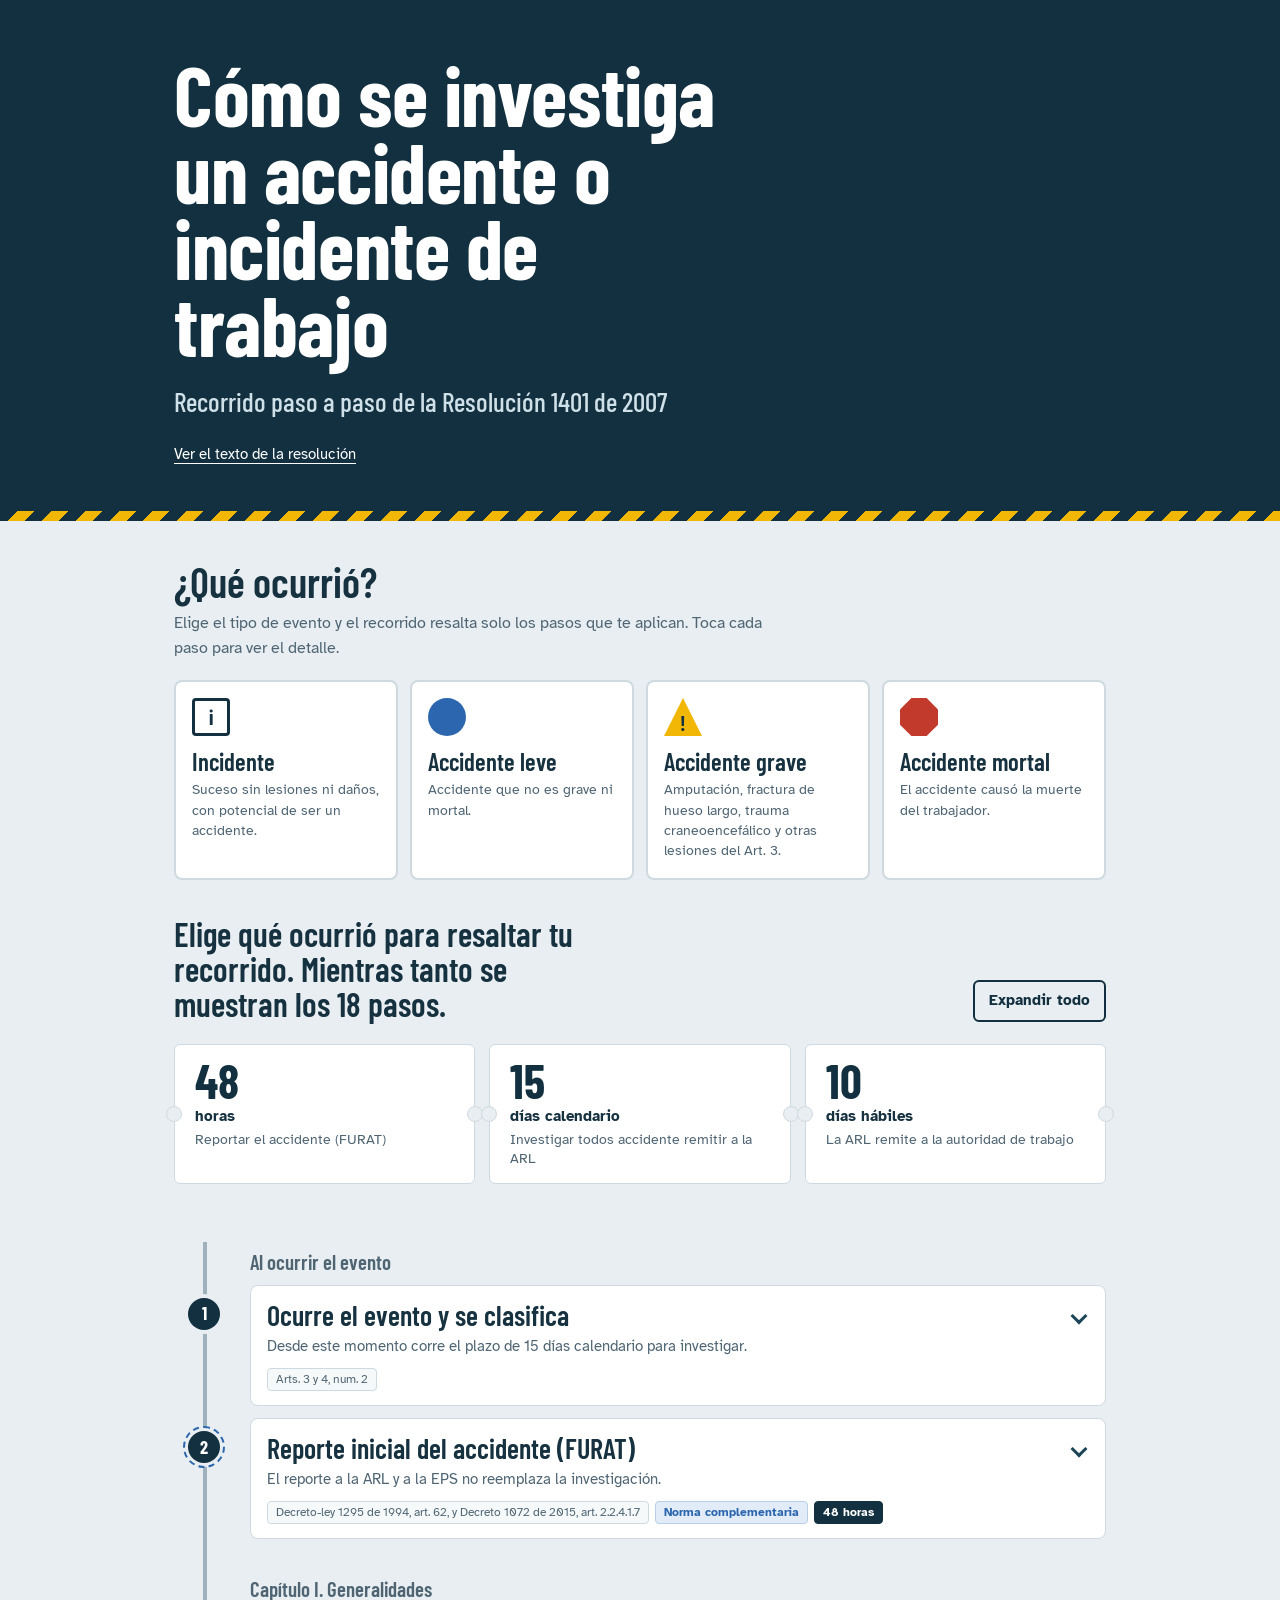
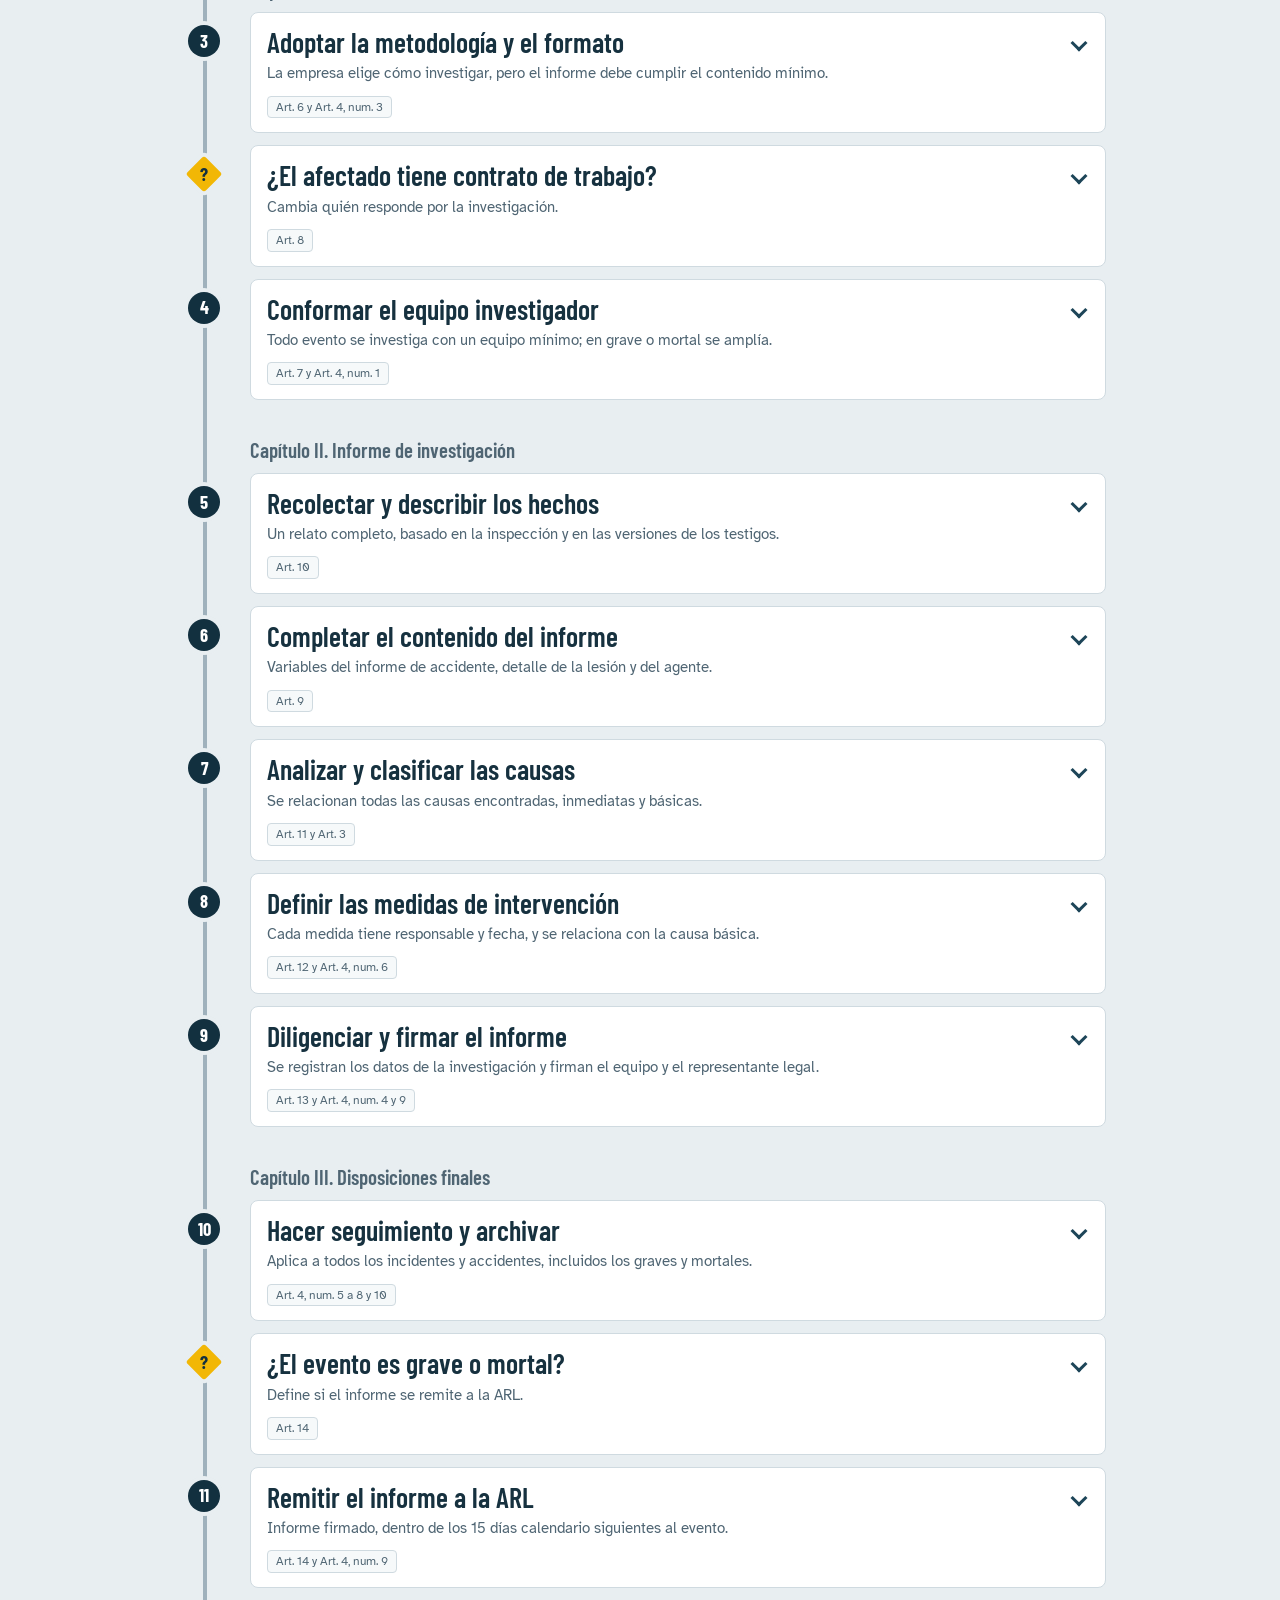
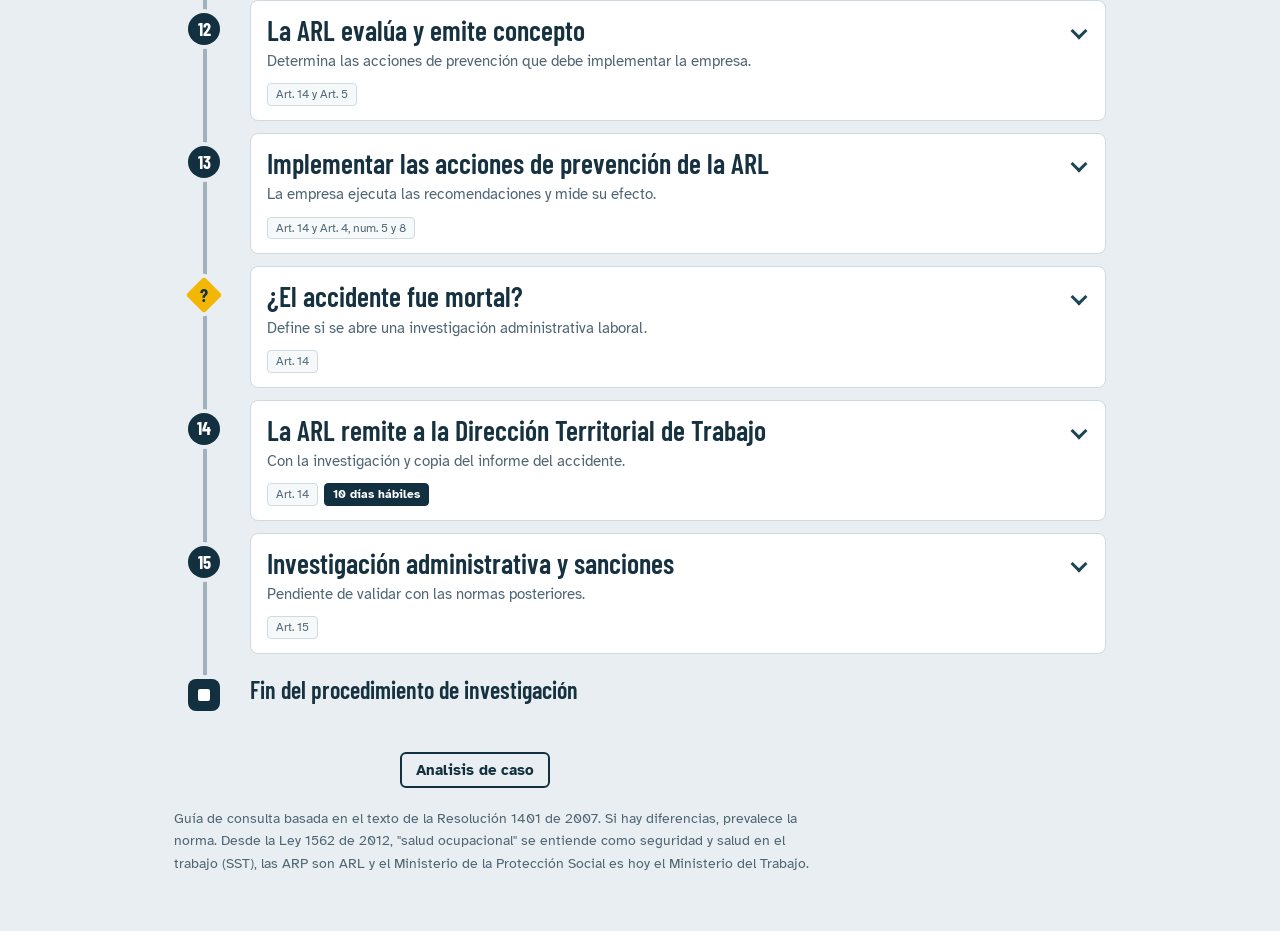
<file: index.html>
<!DOCTYPE html>
<html lang="es">
<head>
  <meta charset="utf-8">
  <meta name="viewport" content="width=device-width, initial-scale=1">
  <title>Investigación de accidentes de trabajo | Resolución 1401 de 2007</title>
  <meta name="description" content="Flujograma interactivo de la Resolución 1401 de 2007 sobre la investigación de incidentes y accidentes de trabajo en Colombia.">
  <link rel="preconnect" href="https://fonts.googleapis.com">
  <link rel="preconnect" href="https://fonts.gstatic.com" crossorigin>
  <link href="https://fonts.googleapis.com/css2?family=Atkinson+Hyperlegible:wght@400;700&family=Barlow+Condensed:wght@500;600;700&display=swap" rel="stylesheet">
  <link rel="stylesheet" href="styles.css">
</head>
<body>
  <a class="saltar" href="#ruta">Ir al recorrido</a>

  <header class="cabecera">
    <div class="cabecera-in">
      <h1 id="titulo">Investigación de accidentes de trabajo</h1>
      <p class="lead" id="subtitulo">Resolución 1401 de 2007</p>
      <a class="fuente" id="fuente" href="https://safetya.co/normatividad/resolucion-1401-de-2007/" target="_blank" rel="noopener">Ver el texto de la resolución</a>
    </div>
    <div class="franja" aria-hidden="true"></div>
  </header>

  <main class="pagina">
    <section class="seleccion" aria-labelledby="t-sel">
      <h2 id="t-sel">¿Qué ocurrió?</h2>
      <p class="ayuda">Elige el tipo de evento y el recorrido resalta solo los pasos que te aplican. Toca cada paso para ver el detalle.</p>
      <fieldset class="eventos" id="eventos">
        <legend class="sr-only">Tipo de evento</legend>
      </fieldset>
    </section>

    <section class="panel-resumen" aria-label="Resumen del recorrido">
      <div class="resumen-fila">
        <p class="resumen" id="resumen" aria-live="polite"></p>
        <div class="acciones">
          <label class="solo" id="solo-wrap" hidden>
            <input type="checkbox" id="solo">
            <span>Mostrar solo los pasos que aplican</span>
          </label>
          <button type="button" class="boton" id="limpiar" hidden>Ver todos los pasos</button>
          <button type="button" class="boton" id="expandir">Expandir todo</button>
        </div>
      </div>
      <div class="plazos" id="plazos" role="list" aria-label="Plazos del procedimiento"></div>
    </section>

    <div class="error" id="error" role="alert" hidden></div>

    <section aria-label="Recorrido paso a paso">
      <ol class="ruta" id="ruta"></ol>
    </section>
  </main>

  <a href="caso.html" type="button" class="boton" id="continuar">Analisis de caso</a>

  <footer class="pie">
    <p id="pie"></p>
  </footer>

  <script src="app.js"></script>
</body>
</html>
</file>
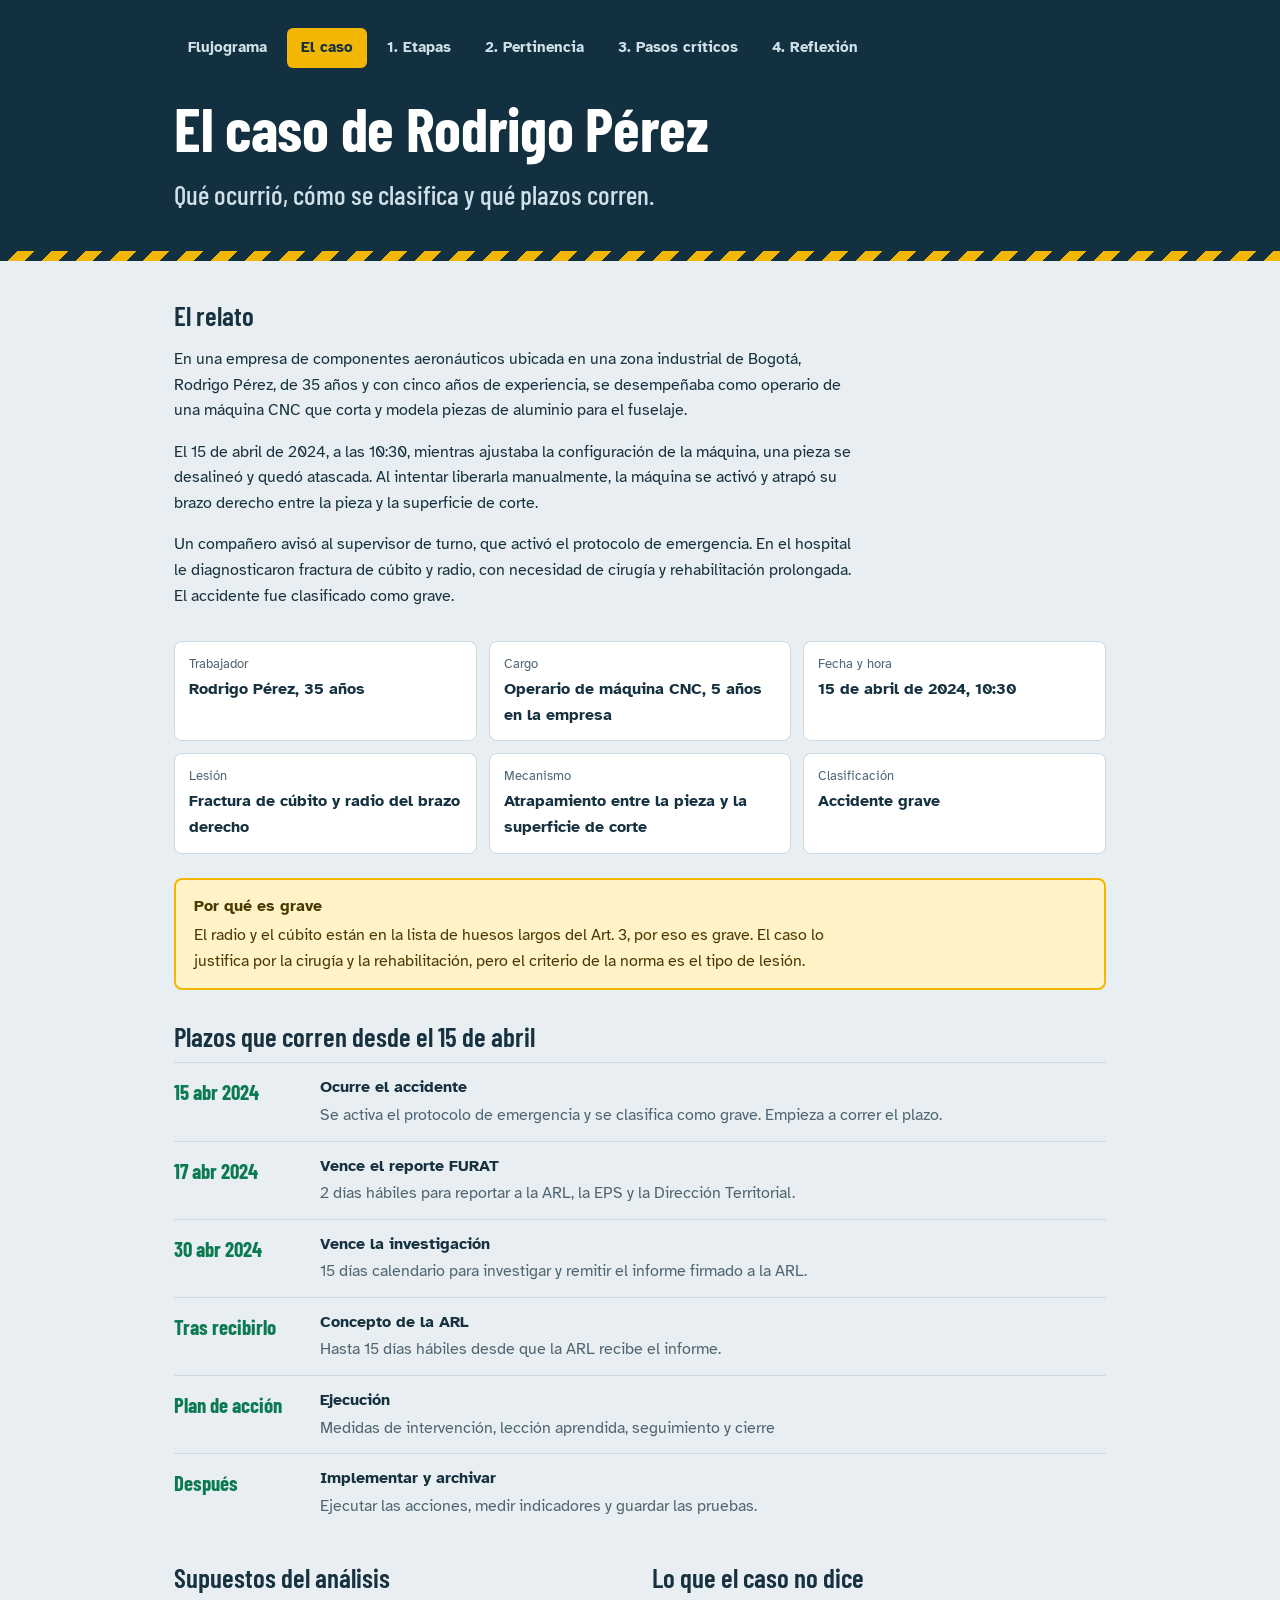
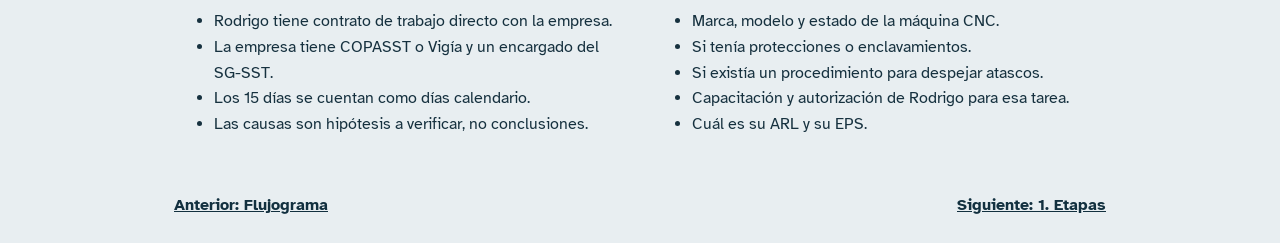
<file: caso.html>
<!DOCTYPE html>
<html lang="es">
<head>
  <meta charset="utf-8">
  <meta name="viewport" content="width=device-width, initial-scale=1">
  <title>El caso | Resolución 1401 de 2007</title>
  <link rel="preconnect" href="https://fonts.googleapis.com">
  <link rel="preconnect" href="https://fonts.gstatic.com" crossorigin>
  <link href="https://fonts.googleapis.com/css2?family=Atkinson+Hyperlegible:wght@400;700&family=Barlow+Condensed:wght@500;600;700&display=swap" rel="stylesheet">
  <link rel="stylesheet" href="styles.css">
  <link rel="stylesheet" href="caso.css">
</head>
<body data-vista="caso">
  <div id="app"></div>
  <script src="caso.js"></script>
</body>
</html>
</file>
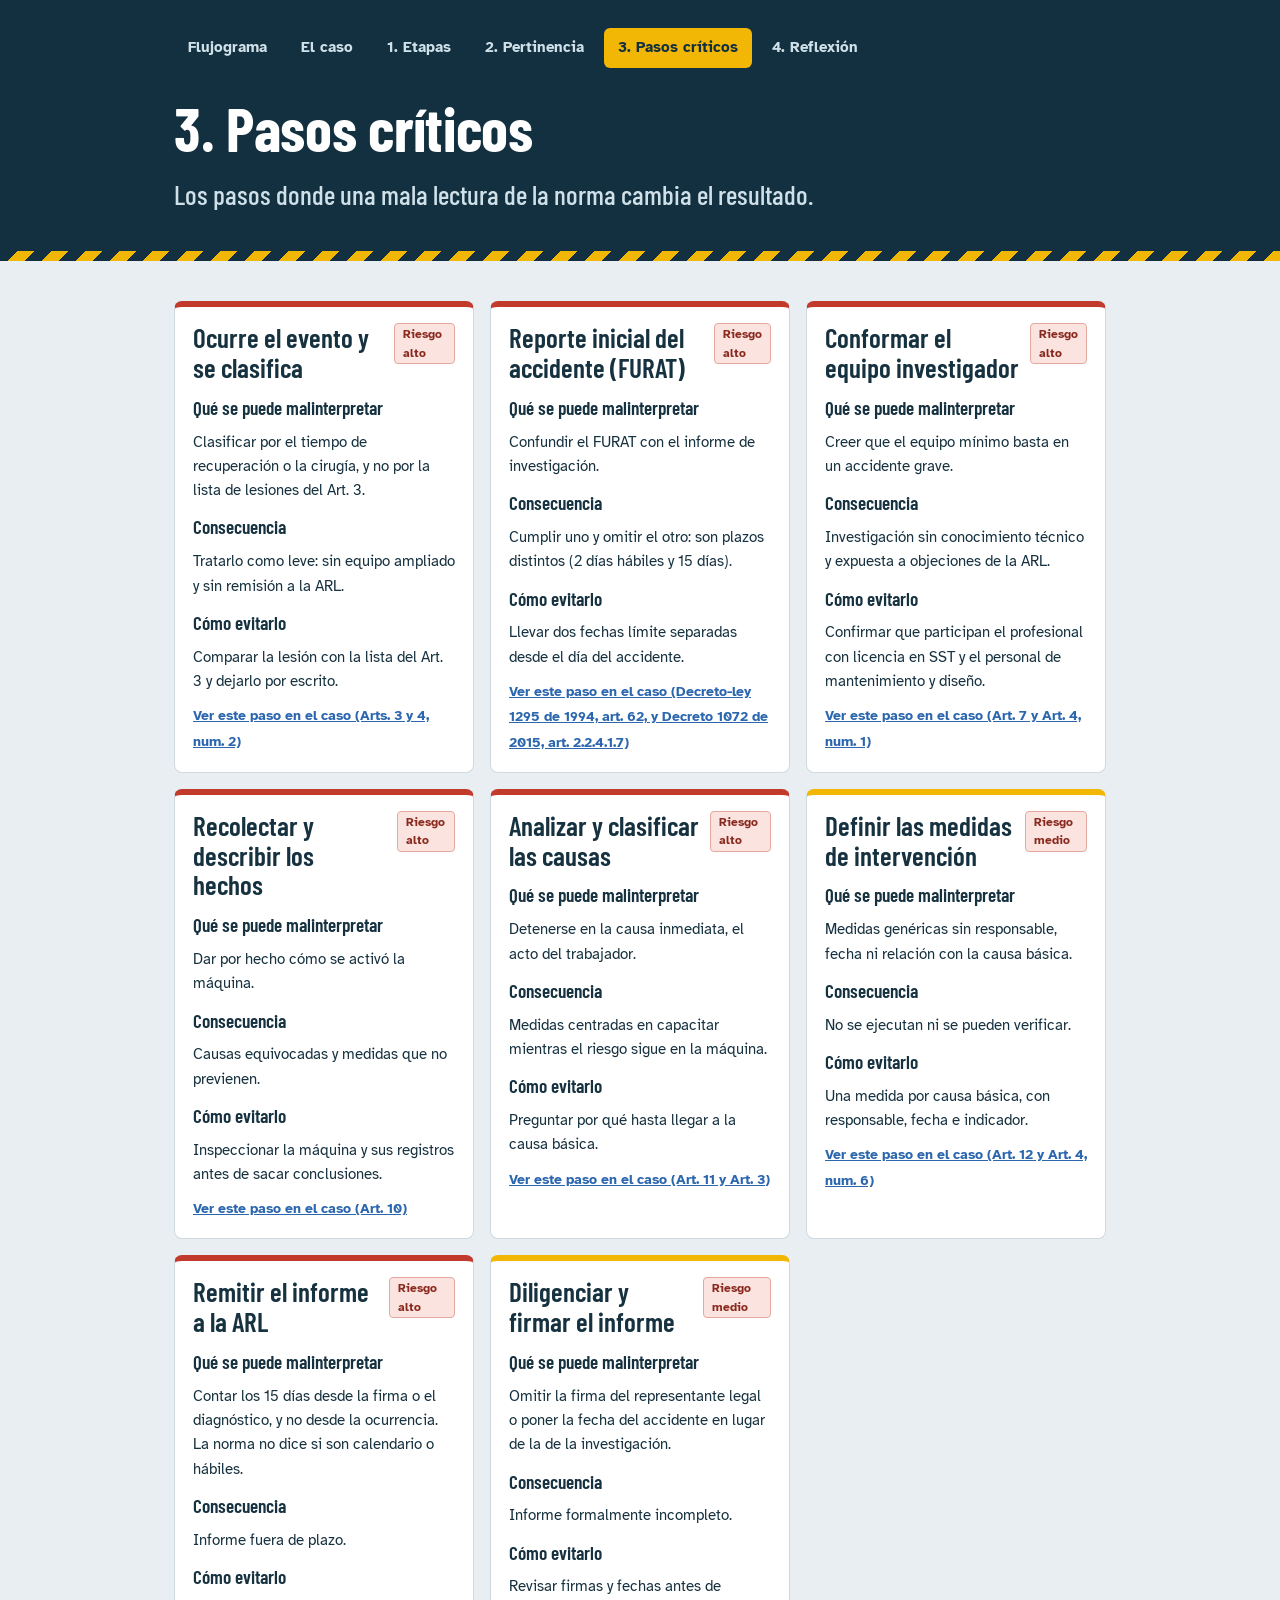
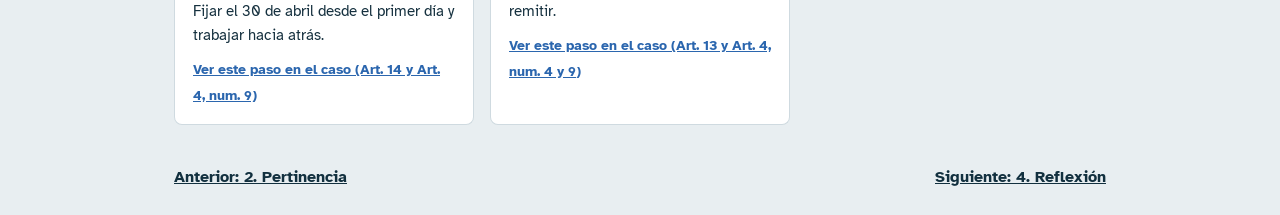
<file: criticos.html>
<!DOCTYPE html>
<html lang="es">
<head>
  <meta charset="utf-8">
  <meta name="viewport" content="width=device-width, initial-scale=1">
  <title>3. Pasos críticos | Resolución 1401 de 2007</title>
  <link rel="preconnect" href="https://fonts.googleapis.com">
  <link rel="preconnect" href="https://fonts.gstatic.com" crossorigin>
  <link href="https://fonts.googleapis.com/css2?family=Atkinson+Hyperlegible:wght@400;700&family=Barlow+Condensed:wght@500;600;700&display=swap" rel="stylesheet">
  <link rel="stylesheet" href="styles.css">
  <link rel="stylesheet" href="caso.css">
</head>
<body data-vista="criticos">
  <div id="app"></div>
  <script src="caso.js"></script>
</body>
</html>
</file>
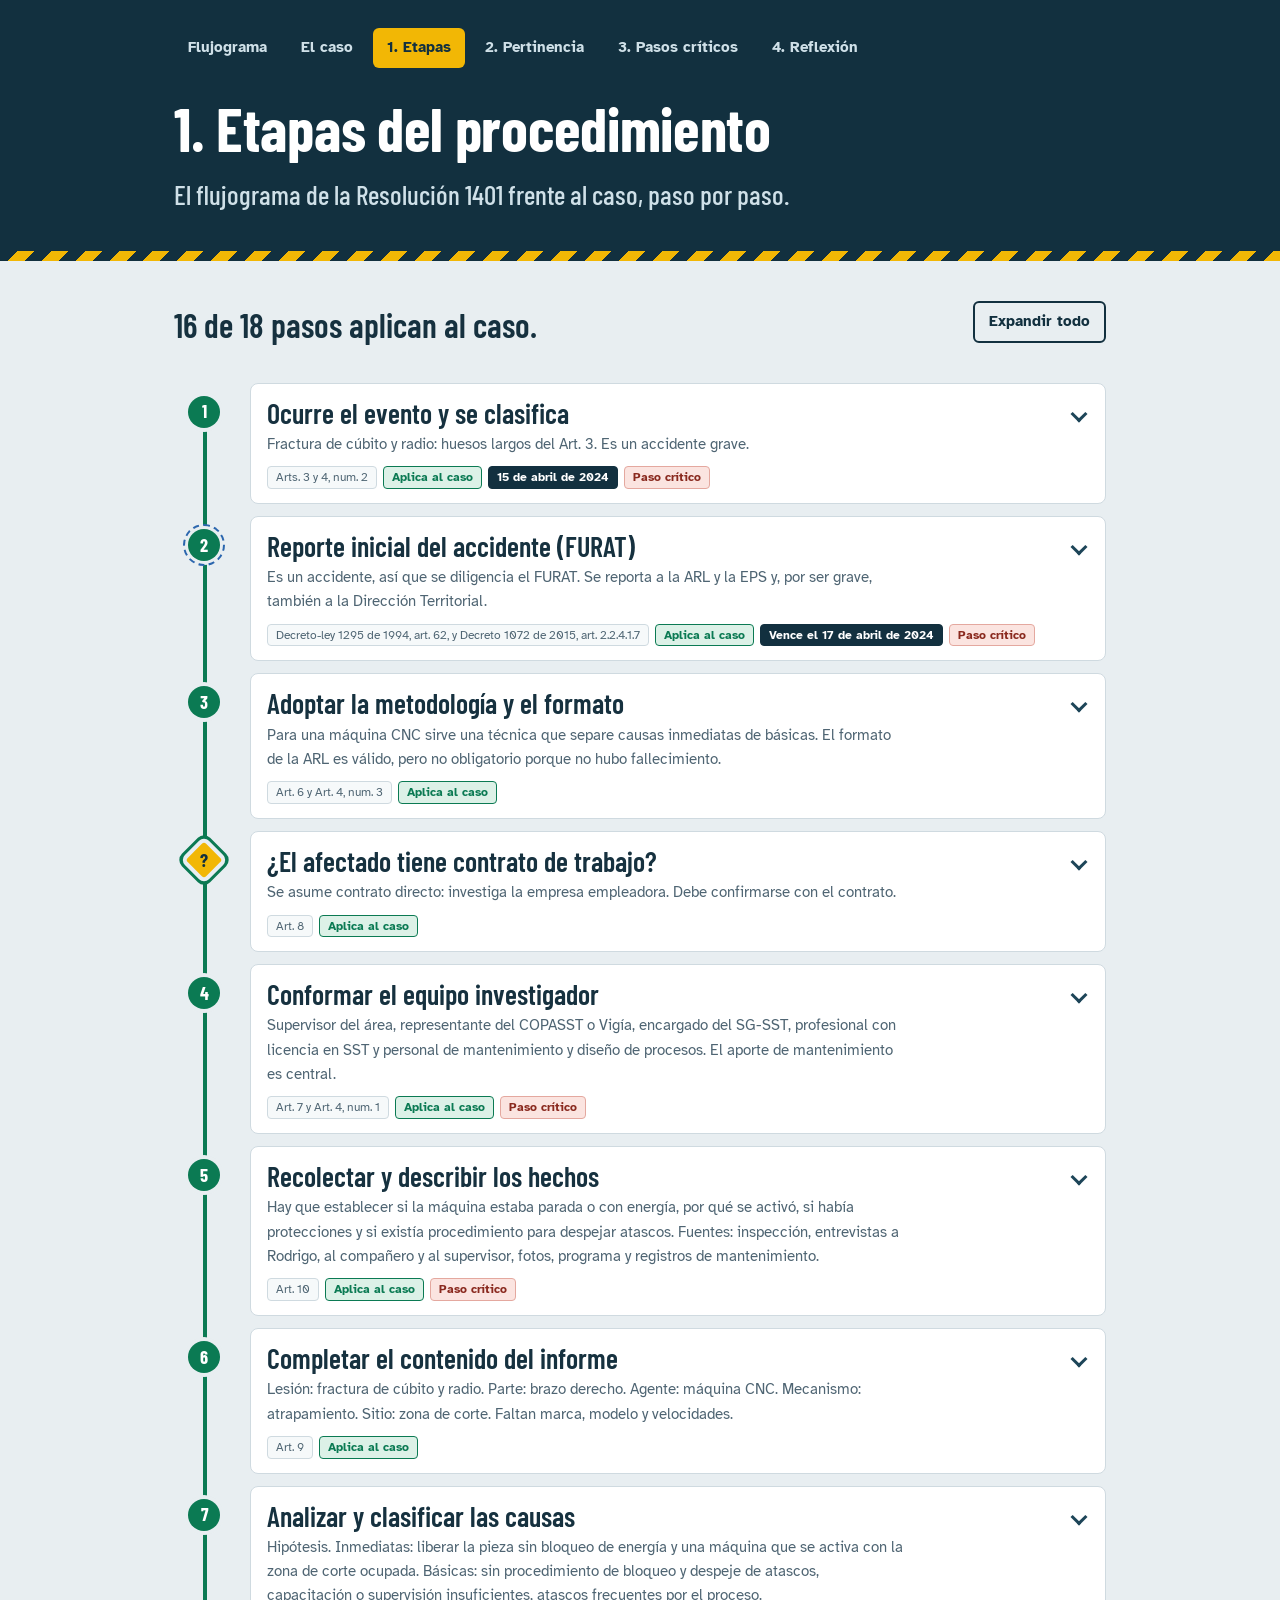
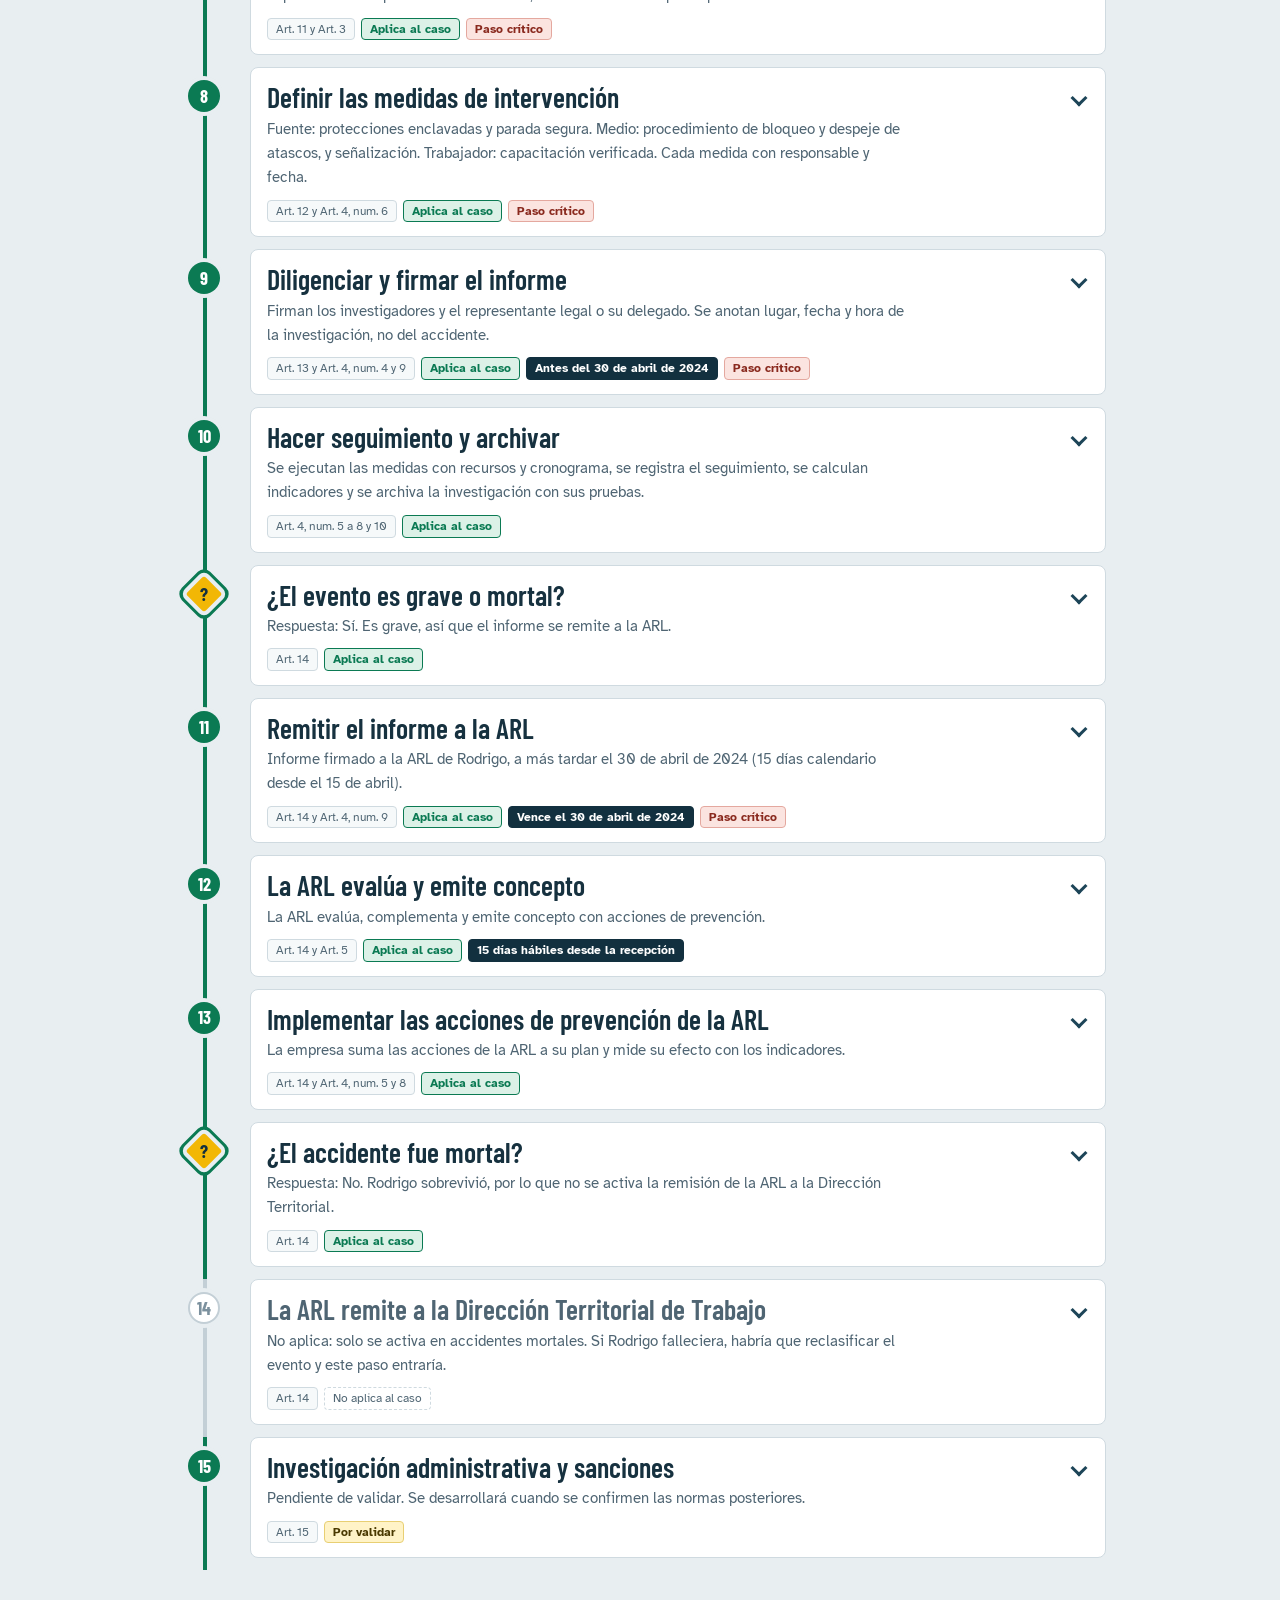
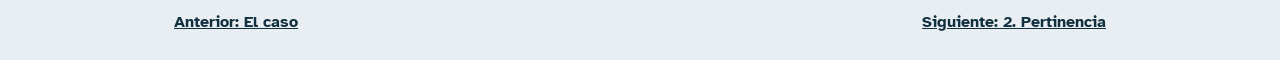
<file: etapas.html>
<!DOCTYPE html>
<html lang="es">
<head>
  <meta charset="utf-8">
  <meta name="viewport" content="width=device-width, initial-scale=1">
  <title>1. Etapas | Resolución 1401 de 2007</title>
  <link rel="preconnect" href="https://fonts.googleapis.com">
  <link rel="preconnect" href="https://fonts.gstatic.com" crossorigin>
  <link href="https://fonts.googleapis.com/css2?family=Atkinson+Hyperlegible:wght@400;700&family=Barlow+Condensed:wght@500;600;700&display=swap" rel="stylesheet">
  <link rel="stylesheet" href="styles.css">
  <link rel="stylesheet" href="caso.css">
</head>
<body data-vista="etapas">
  <div id="app"></div>
  <script src="caso.js"></script>
</body>
</html>
</file>
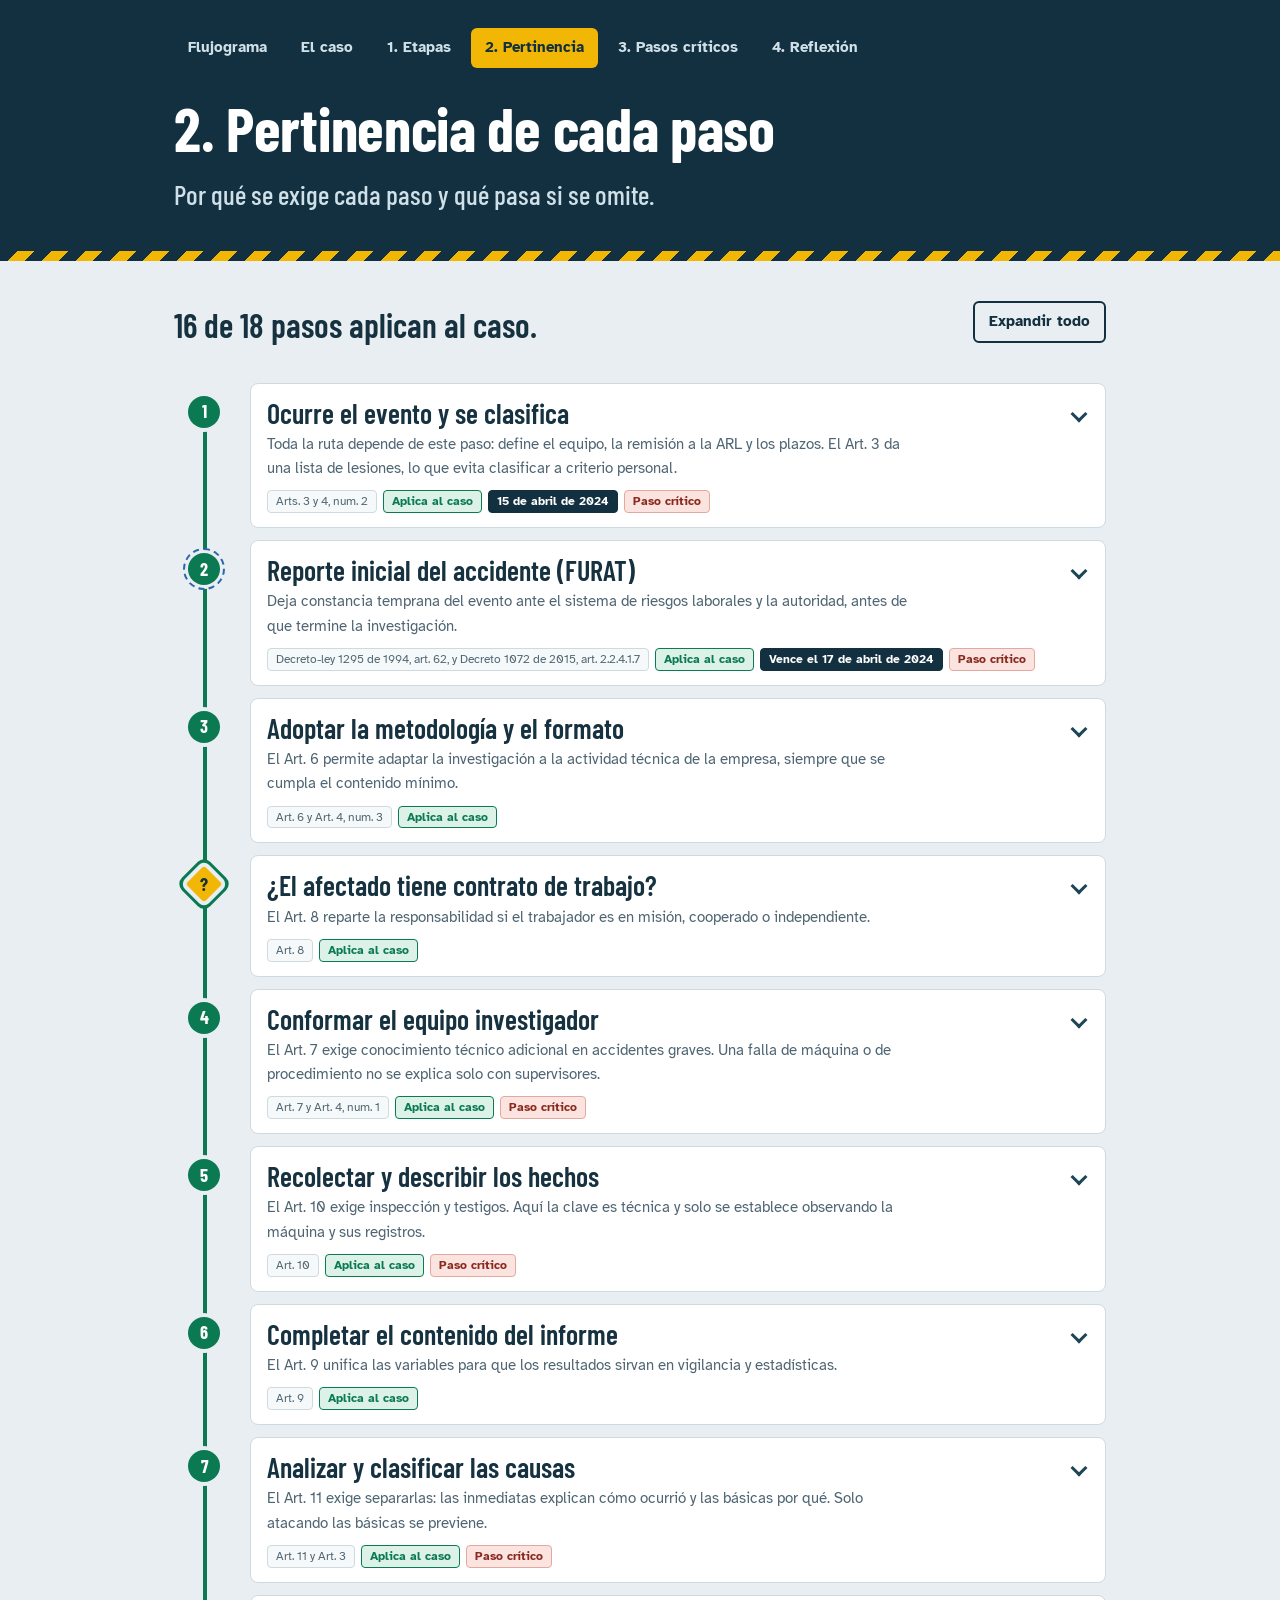
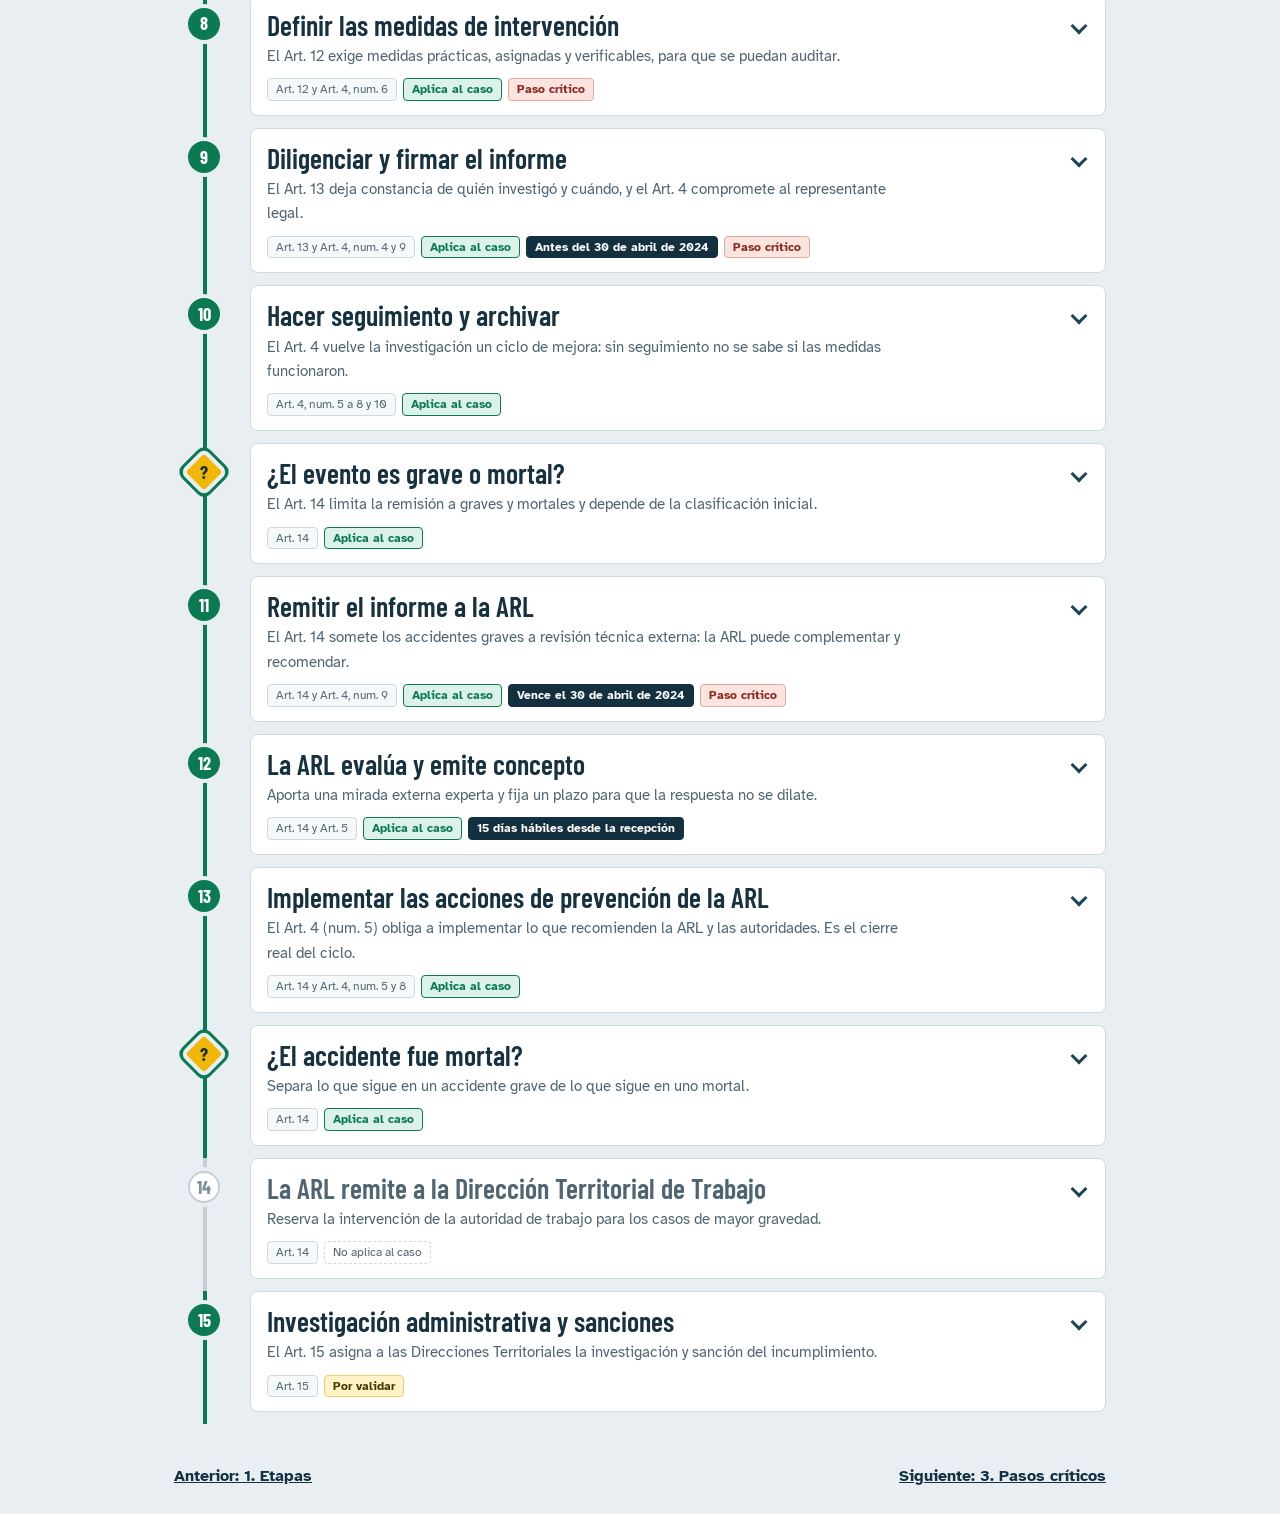
<file: pertinencia.html>
<!DOCTYPE html>
<html lang="es">
<head>
  <meta charset="utf-8">
  <meta name="viewport" content="width=device-width, initial-scale=1">
  <title>2. Pertinencia | Resolución 1401 de 2007</title>
  <link rel="preconnect" href="https://fonts.googleapis.com">
  <link rel="preconnect" href="https://fonts.gstatic.com" crossorigin>
  <link href="https://fonts.googleapis.com/css2?family=Atkinson+Hyperlegible:wght@400;700&family=Barlow+Condensed:wght@500;600;700&display=swap" rel="stylesheet">
  <link rel="stylesheet" href="styles.css">
  <link rel="stylesheet" href="caso.css">
</head>
<body data-vista="pertinencia">
  <div id="app"></div>
  <script src="caso.js"></script>
</body>
</html>
</file>
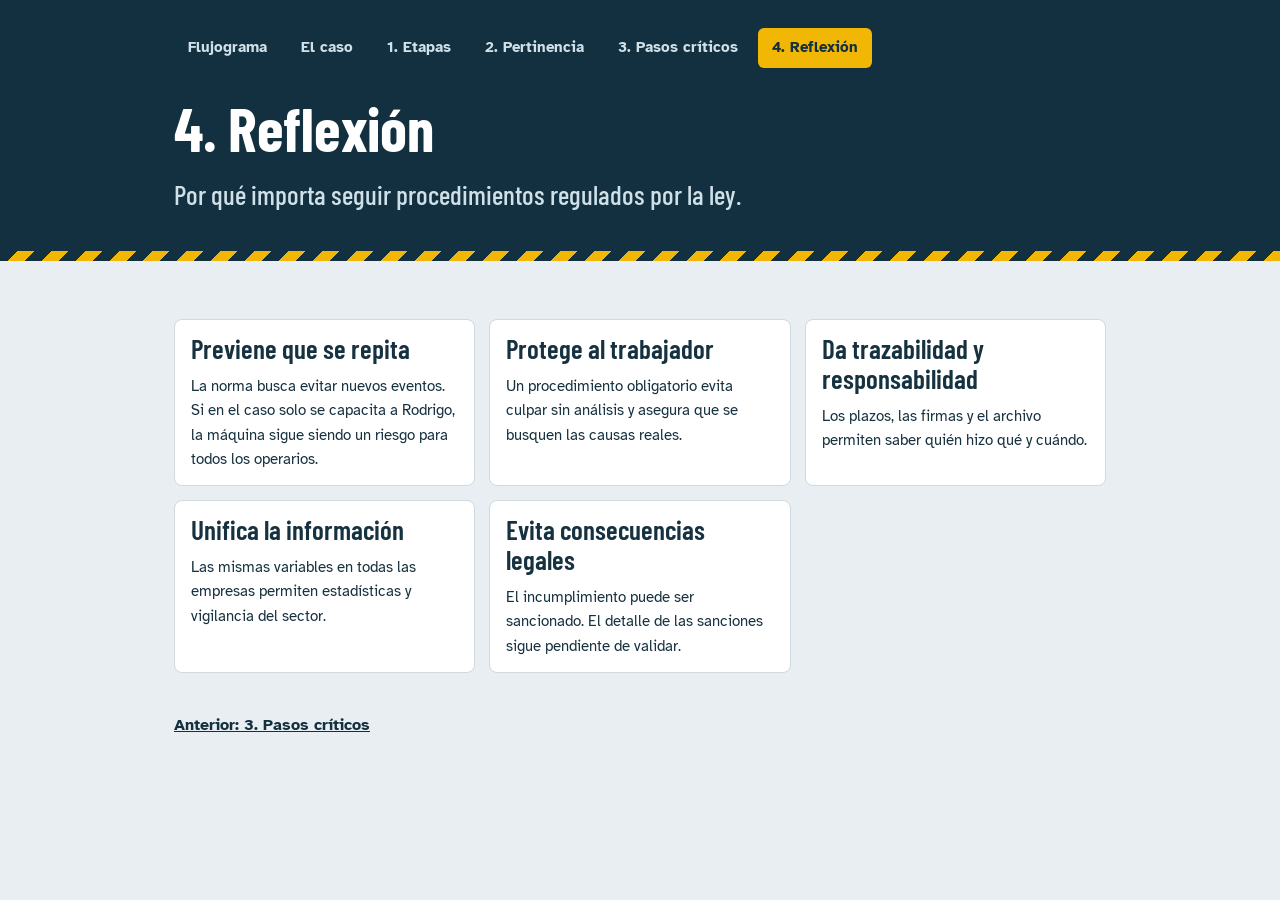
<file: reflexion.html>
<!DOCTYPE html>
<html lang="es">
<head>
  <meta charset="utf-8">
  <meta name="viewport" content="width=device-width, initial-scale=1">
  <title>4. Reflexión | Resolución 1401 de 2007</title>
  <link rel="preconnect" href="https://fonts.googleapis.com">
  <link rel="preconnect" href="https://fonts.gstatic.com" crossorigin>
  <link href="https://fonts.googleapis.com/css2?family=Atkinson+Hyperlegible:wght@400;700&family=Barlow+Condensed:wght@500;600;700&display=swap" rel="stylesheet">
  <link rel="stylesheet" href="styles.css">
  <link rel="stylesheet" href="caso.css">
</head>
<body data-vista="reflexion">
  <div id="app"></div>
  <script src="caso.js"></script>
</body>
</html>
</file>
<file: styles.css>
:root {
  --petrol: #12303f;
  --petrol-2: #1d4558;
  --paper: #e8eef1;
  --card: #ffffff;
  --texto: #16313f;
  --suave: #4f6573;
  --tenue: #7c919e;
  --borde: #cfdae0;
  --linea: #c3cfd6;
  --linea-neutra: #9fb1bc;
  --ruta: #0b7a53;
  --ruta-claro: #dcf1e7;
  --aviso: #f2b705;
  --aviso-claro: #fff3c7;
  --aviso-texto: #4a3900;
  --comp: #2b66ae;
  --comp-claro: #e1ecf8;
  --peligro: #c23a2b;
  --f-display: "Barlow Condensed", "Arial Narrow", system-ui, sans-serif;
  --f-body: "Atkinson Hyperlegible", system-ui, -apple-system, "Segoe UI", sans-serif;
}

*, *::before, *::after { box-sizing: border-box; }
[hidden] { display: none !important; }

html { scroll-behavior: smooth; }

body {
  margin: 0;
  background: var(--paper);
  color: var(--texto);
  font-family: var(--f-body);
  font-size: 1rem;
  line-height: 1.6;
  -webkit-font-smoothing: antialiased;
}

.sr-only {
  position: absolute; width: 1px; height: 1px; margin: -1px; padding: 0;
  overflow: hidden; clip: rect(0 0 0 0); white-space: nowrap; border: 0;
}

.saltar {
  position: absolute; left: 12px; top: -60px; z-index: 20;
  background: var(--aviso); color: var(--petrol); padding: 8px 14px; border-radius: 4px;
  font-weight: 700; text-decoration: none;
}
.saltar:focus { top: 12px; }

:focus-visible { outline: 3px solid var(--aviso); outline-offset: 2px; }

/* Cabecera */
.cabecera { background: var(--petrol); color: #fff; }
.cabecera-in { max-width: 980px; margin: 0 auto; padding: 56px 24px 44px; }
.cabecera h1 {
  margin: 0;
  max-width: 15ch;
  font-family: var(--f-display);
  font-weight: 700;
  font-size: clamp(2.8rem, 8vw, 5.2rem);
  line-height: 0.92;
  letter-spacing: -0.005em;
}
.lead {
  margin: 18px 0 0;
  font-family: var(--f-display);
  font-weight: 500;
  font-size: clamp(1.3rem, 3vw, 1.7rem);
  color: #cfe0e8;
}
.fuente {
  display: inline-block; margin-top: 18px; color: #fff; font-size: 0.95rem;
  text-underline-offset: 4px;
}
.franja {
  height: 10px;
  background: repeating-linear-gradient(-45deg, var(--aviso) 0 12px, var(--petrol) 12px 24px);
}

/* Página */
.pagina { max-width: 980px; margin: 0 auto; padding: 40px 24px 24px; }

.seleccion h2, .resumen {
  font-family: var(--f-display);
  font-weight: 600;
}
.seleccion h2 { margin: 0; font-size: clamp(1.9rem, 4.5vw, 2.6rem); line-height: 1; }
.ayuda { margin: 8px 0 18px; max-width: 62ch; color: var(--suave); }

/* Selector de evento */
.eventos {
  display: grid; grid-template-columns: repeat(4, minmax(0, 1fr)); gap: 12px;
  border: 0; margin: 0; padding: 0; min-width: 0;
}
.evento { position: relative; display: block; }
.evento input {
  position: absolute; inset: 0; width: 100%; height: 100%; margin: 0; opacity: 0; cursor: pointer; z-index: 1;
}
.evento-in {
  display: flex; flex-direction: column; gap: 12px; height: 100%;
  padding: 16px; background: var(--card); border: 2px solid var(--borde); border-radius: 8px;
  transition: border-color 0.15s, background-color 0.15s, color 0.15s;
}
.evento:hover .evento-in { border-color: var(--petrol-2); }
.evento input:focus-visible + .evento-in { outline: 3px solid var(--aviso); outline-offset: 2px; }
.evento input:checked + .evento-in { background: var(--petrol); border-color: var(--petrol); color: #fff; }
.evento-nombre { display: block; font-family: var(--f-display); font-weight: 600; font-size: 1.55rem; line-height: 1.05; }
.evento-desc { display: block; margin-top: 6px; font-size: 0.88rem; line-height: 1.45; color: var(--suave); }
.evento input:checked + .evento-in .evento-desc { color: #cfe0e8; }

/* Señales: la forma indica la gravedad */
.sig { flex: none; width: 38px; height: 38px; display: grid; place-items: center; font-family: var(--f-display); font-weight: 700; font-size: 1.25rem; line-height: 1; }
.sig.incidente { border: 3px solid currentColor; border-radius: 4px; color: var(--petrol); }
.evento input:checked + .evento-in .sig.incidente { color: #fff; }
.sig.leve { background: var(--comp); color: #fff; border-radius: 50%; }
.sig.grave { background: var(--aviso); color: var(--petrol); clip-path: polygon(50% 0, 100% 100%, 0 100%); padding-top: 12px; }
.sig.mortal { background: var(--peligro); color: #fff; clip-path: polygon(30% 0, 70% 0, 100% 30%, 100% 70%, 70% 100%, 30% 100%, 0 70%, 0 30%); }

/* Resumen */
.panel-resumen { margin-top: 36px; }
.resumen-fila { display: flex; flex-wrap: wrap; align-items: flex-end; justify-content: space-between; gap: 14px 24px; }
.resumen { margin: 0; font-size: clamp(1.5rem, 3.6vw, 2.1rem); line-height: 1.05; max-width: 28ch; }
.acciones { display: flex; flex-wrap: wrap; align-items: center; gap: 10px 14px; }
.boton {
  font: inherit; font-size: 0.92rem; font-weight: 700; color: var(--petrol); background: transparent;
  border: 2px solid var(--petrol); border-radius: 6px; padding: 7px 14px; cursor: pointer;
}
.boton:hover { background: var(--petrol); color: #fff; }
.solo { display: inline-flex; align-items: center; gap: 8px; font-size: 0.92rem; cursor: pointer; }
.solo input { width: 18px; height: 18px; accent-color: var(--ruta); }

/* Plazos como boletos */
.plazos { display: grid; grid-template-columns: repeat(auto-fit, minmax(210px, 1fr)); gap: 14px; margin-top: 22px; }
.ticket {
  position: relative; display: flex; flex-direction: column; gap: 2px; padding: 14px 18px 14px 20px;
  background: var(--card); border: 1px solid var(--borde); border-radius: 6px;
  transition: background-color 0.3s, color 0.3s, border-color 0.3s;
}
.ticket::before, .ticket::after {
  content: ""; position: absolute; top: 50%; width: 16px; height: 16px; margin-top: -8px;
  background: var(--paper); border: 1px solid var(--borde); border-radius: 50%;
}
.ticket::before { left: -9px; }
.ticket::after { right: -9px; }
.ticket .num { font-family: var(--f-display); font-weight: 700; font-size: 3rem; line-height: 0.9; color: var(--petrol); }
.ticket .unidad { font-weight: 700; font-size: 0.95rem; }
.ticket .desc { font-size: 0.86rem; color: var(--suave); line-height: 1.4; }
.ticket[data-estado="on"] { border-color: var(--ruta); background: var(--ruta-claro); }
.ticket[data-estado="on"] .num { color: var(--ruta); }
.ticket[data-estado="off"] { background: transparent; border-style: dashed; color: var(--tenue); }
.ticket[data-estado="off"] .num, .ticket[data-estado="off"] .desc { color: var(--tenue); }

/* Recorrido */
.ruta { list-style: none; margin: 40px 0 0; padding: 0; }
.ruta > li { position: relative; padding-left: 76px; --lc: var(--linea-neutra); }
.ruta > li[data-estado="on"] { --lc: var(--ruta); }
.ruta > li[data-estado="off"] { --lc: var(--linea); }
.ruta > li::before {
  content: ""; position: absolute; left: 29px; top: 0; bottom: 0; width: 4px; background: var(--lc);
  transition: background-color 0.35s ease calc(var(--i, 0) * 45ms);
}
.ruta > li:first-child::before { top: 18px; }
.ruta > li.fin::before { bottom: auto; height: 34px; }

.capitulo { padding-top: 26px; padding-bottom: 10px; }
.capitulo h2 { margin: 0; font-family: var(--f-display); font-weight: 600; font-size: 1.3rem; color: var(--suave); line-height: 1.2; }

.paso { padding-bottom: 12px; }

/* Estaciones */
.marca {
  position: absolute; left: 14px; top: 13px; z-index: 1; width: 32px; height: 32px; border-radius: 50%;
  display: grid; place-items: center; background: var(--petrol); color: #fff;
  font-family: var(--f-display); font-weight: 700; font-size: 1.15rem; line-height: 1;
  box-shadow: 0 0 0 4px var(--paper);
  transition: background-color 0.35s ease calc(var(--i, 0) * 45ms), color 0.35s ease calc(var(--i, 0) * 45ms), border-color 0.35s ease calc(var(--i, 0) * 45ms);
}
.paso[data-estado="on"] .marca { background: var(--ruta); }
.paso[data-estado="off"] .marca { background: var(--card); color: var(--tenue); border: 2px solid var(--linea); }

.paso[data-tipo="decision"] .marca {
  left: 17px; top: 16px; width: 26px; height: 26px; border-radius: 3px; transform: rotate(45deg);
  background: var(--aviso); color: var(--petrol);
}
.paso[data-tipo="decision"] .marca span { display: block; transform: rotate(-45deg); }
.paso[data-tipo="decision"][data-estado="on"] .marca { background: var(--aviso); box-shadow: 0 0 0 4px var(--paper), 0 0 0 7px var(--ruta); }
.paso[data-tipo="decision"][data-estado="off"] .marca { background: #eef1f2; }

.paso[data-fuente="comp"] .marca { outline: 2px dashed var(--comp); outline-offset: 3px; }

.fin .marca { border-radius: 8px; background: var(--petrol); }
.fin .marca::after { content: ""; width: 12px; height: 12px; background: #fff; border-radius: 2px; }
.fin { padding-top: 4px; padding-bottom: 24px; }
.fin p { margin: 0; font-family: var(--f-display); font-weight: 600; font-size: 1.5rem; line-height: 40px; }

/* Tarjeta del paso */
.tarjeta { background: var(--card); border: 1px solid var(--borde); border-radius: 8px; overflow: hidden; transition: border-color 0.15s; }
.tarjeta.abierta { border-color: var(--petrol-2); }
.tarjeta h3 { margin: 0; font: inherit; }

.cabeza {
  display: flex; align-items: flex-start; gap: 14px; width: 100%; padding: 14px 16px;
  background: none; border: 0; color: inherit; font: inherit; text-align: left; cursor: pointer;
}
.cabeza:hover { background: #f4f8fa; }
.cabeza:focus-visible { outline-offset: -3px; }
.cabeza-txt { flex: 1; min-width: 0; }
.titulo { display: block; font-family: var(--f-display); font-weight: 600; font-size: clamp(1.4rem, 3vw, 1.75rem); line-height: 1.08; }
.paso[data-estado="off"] .titulo { color: var(--suave); }
.resumen-paso { display: block; margin-top: 4px; font-size: 0.95rem; color: var(--suave); max-width: 64ch; }
.ruta-txt { display: block; margin-top: 8px; font-weight: 700; color: var(--ruta); }
.ruta-txt:empty { display: none; }

.chips { display: flex; flex-wrap: wrap; gap: 6px; margin-top: 10px; }
.chip { font-size: 0.78rem; line-height: 1.5; padding: 1px 8px; border: 1px solid var(--borde); border-radius: 4px; color: var(--suave); background: #f6f9fa; }
.chip.plazo { background: var(--petrol); border-color: var(--petrol); color: #fff; font-weight: 700; }
.chip.comp { background: var(--comp-claro); border-color: #b7cde8; color: var(--comp); font-weight: 700; }
.chip.validar { background: var(--aviso-claro); border-color: #e8cf73; color: var(--aviso-texto); font-weight: 700; }
.chip.noaplica { background: transparent; border-style: dashed; color: var(--suave); }

.chev { flex: none; width: 12px; height: 12px; margin: 10px 4px 0 0; border-right: 3px solid var(--petrol-2); border-bottom: 3px solid var(--petrol-2); transform: rotate(45deg); transition: transform 0.25s; }
.abierta .chev { transform: rotate(-135deg); margin-top: 16px; }
.visto .titulo::after { content: " \2713"; color: var(--ruta); font-family: var(--f-body); font-size: 0.8em; }

/* Panel desplegable */
.panel { display: grid; grid-template-rows: 0fr; transition: grid-template-rows 0.28s ease; }
.panel.abierto { grid-template-rows: 1fr; }
.panel-in { min-height: 0; overflow: hidden; }
.cuerpo { padding: 4px 18px 20px; border-top: 1px solid var(--borde); margin: 0 16px; padding-left: 0; padding-right: 0; padding-top: 16px; }
.cuerpo p { margin: 0 0 12px; max-width: 68ch; }
.cuerpo ul { margin: 0 0 12px; padding-left: 1.2rem; max-width: 68ch; }
.cuerpo li { margin: 4px 0; }
.nota { font-size: 0.9rem; color: var(--suave); border-left: 3px solid var(--linea); padding-left: 12px; }

.cols, .ramas { display: grid; grid-template-columns: repeat(auto-fit, minmax(220px, 1fr)); gap: 12px; margin: 4px 0 14px; }
.col, .rama { position: relative; padding: 12px 14px 8px; background: #f7fafb; border: 1px solid var(--borde); border-top: 4px solid var(--linea); border-radius: 6px; font-size: 0.92rem; }
.col strong { display: block; font-family: var(--f-display); font-weight: 600; font-size: 1.25rem; line-height: 1.1; margin-bottom: 4px; }
.rama strong { display: block; font-family: var(--f-display); font-weight: 700; font-size: 1.8rem; line-height: 1; margin-bottom: 4px; }
.col p, .rama p { margin: 0 0 8px; font-size: 0.92rem; }
.tucaso { display: none; position: absolute; top: 10px; right: 10px; font-size: 0.75rem; font-weight: 700; background: var(--ruta); color: #fff; padding: 0 8px; border-radius: 4px; }
.activa { background: var(--ruta-claro); border-color: var(--ruta); border-top-color: var(--ruta); }
.activa .tucaso { display: inline-block; }
.inactiva { color: var(--suave); }

/* Mensaje de error */
.error { margin-top: 28px; padding: 18px 20px; background: var(--aviso-claro); border: 2px solid var(--aviso); border-radius: 8px; color: var(--aviso-texto); }
.error h2 { margin: 0 0 6px; font-family: var(--f-display); font-size: 1.5rem; }
.error p { margin: 0 0 8px; }
.error code { background: rgba(0, 0, 0, 0.07); padding: 1px 6px; border-radius: 4px; }

/* Pie */
.pie { max-width: 980px; margin: 0 auto; padding: 24px 24px 56px; color: var(--suave); font-size: 0.88rem; }
.pie p { max-width: 72ch; margin: 0; }

#continuar{
  margin-left: 400px;
  text-decoration: none;
}

/* Adaptación */
@media (max-width: 860px) {
  .eventos { grid-template-columns: repeat(2, minmax(0, 1fr)); }
}
@media (max-width: 560px) {
  .cabecera-in { padding: 40px 18px 34px; }
  .pagina { padding: 28px 16px 16px; }
  .ruta > li { padding-left: 56px; }
  .ruta > li::before { left: 19px; }
  .marca { left: 4px; width: 30px; height: 30px; }
  .paso[data-tipo="decision"] .marca { left: 7px; }
  .cabeza { padding: 12px; gap: 8px; }
  .eventos { gap: 10px; }
  .evento-in { padding: 12px; }
  .plazos { grid-template-columns: repeat(2, minmax(0, 1fr)); gap: 10px; }
  .ticket { padding: 12px 14px; }
  .ticket::before, .ticket::after { display: none; }
  .ticket .num { font-size: 2.4rem; }
  .cuerpo { margin: 0 12px; }
}

@media (prefers-reduced-motion: reduce) {
  html { scroll-behavior: auto; }
  * { transition-duration: 0.01ms !important; transition-delay: 0ms !important; }
}

@media print {
  .eventos, .acciones, .seleccion, .saltar { display: none !important; }
  .panel { grid-template-rows: 1fr !important; }
  .panel-in { overflow: visible; }
  .cabecera { background: #fff; color: #000; }
  .cabecera h1, .lead, .fuente { color: #000; }
}
</file>
<file: caso.css>
.nav{display:flex;gap:6px;overflow-x:auto;padding-bottom:6px;margin-bottom:26px}
.nav a{flex:none;color:#cfe0e8;text-decoration:none;font-weight:700;font-size:.92rem;padding:6px 12px;border-radius:6px;border:2px solid transparent}
.nav a:hover{border-color:#cfe0e8}
.nav a[aria-current="page"]{background:var(--aviso);color:var(--petrol)}
.cabecera.chica .cabecera-in{padding:28px 24px 34px}
.cabecera.chica h1{max-width:none;font-size:clamp(2.2rem,6vw,3.8rem)}
.bloque{margin:0 0 32px}
.bloque h2,.doscol h2,.idea h2,.crit h2{font-family:var(--f-display);font-weight:600;font-size:1.7rem;line-height:1.1;margin:0 0 10px}
.bloque p{max-width:68ch}
.datos{display:grid;grid-template-columns:repeat(auto-fit,minmax(230px,1fr));gap:12px;margin:0 0 24px}
.datos div{background:var(--card);border:1px solid var(--borde);border-radius:8px;padding:12px 14px}
.datos dt{font-size:.82rem;color:var(--suave)}
.datos dd{margin:2px 0 0;font-weight:700}
.callout{background:var(--aviso-claro);border:2px solid var(--aviso);border-radius:8px;padding:14px 18px;margin:0 0 32px;color:var(--aviso-texto)}
.callout p{margin:4px 0 0;max-width:68ch}
.linea{list-style:none;margin:0;padding:0}
.linea li{display:grid;grid-template-columns:130px 1fr;gap:16px;padding:12px 0;border-top:1px solid var(--borde)}
.linea .fecha{font-family:var(--f-display);font-weight:700;font-size:1.3rem;color:var(--ruta)}
.linea p{margin:2px 0 0;color:var(--suave)}
.doscol{display:grid;grid-template-columns:repeat(auto-fit,minmax(260px,1fr));gap:24px;margin-bottom:32px}
.chip.si{background:var(--ruta-claro);border-color:var(--ruta);color:var(--ruta);font-weight:700}
.chip.critico{background:#fbe4e0;border-color:#e4a89f;color:#8a2a1f;font-weight:700}
.comparativa{display:grid;grid-template-columns:1fr 1fr;gap:18px}
.lado{min-width:0}
.lado h4,.trio h4,.crit h4{font-family:var(--f-display);font-weight:600;font-size:1.2rem;margin:0 0 6px}
.lado.caso{background:var(--ruta-claro);border-radius:8px;padding:12px 14px;align-self:start}
.plazo-txt{font-weight:700}
.debe{font-size:.92rem}
.trio{display:grid;gap:12px}
.omision{background:#fbe4e0;border-radius:8px;padding:10px 14px;color:#6b2018}
.crit-grid{display:grid;grid-template-columns:repeat(auto-fit,minmax(300px,1fr));gap:16px}
.crit{background:var(--card);border:1px solid var(--borde);border-top:6px solid var(--aviso);border-radius:8px;padding:16px 18px}
.crit.alto{border-top-color:var(--peligro)}
.crit-top{display:flex;justify-content:space-between;gap:10px;align-items:flex-start}
.crit p{margin:0 0 10px;font-size:.95rem}
.ver{font-weight:700;color:var(--comp);font-size:.9rem}
.ideas{display:grid;grid-template-columns:repeat(auto-fit,minmax(260px,1fr));gap:14px;margin:14px 0 32px}
.idea{background:var(--card);border:1px solid var(--borde);border-radius:8px;padding:14px 16px}
.idea p{margin:0;font-size:.95rem}
textarea{width:100%;font:inherit;padding:12px;border:2px solid var(--borde);border-radius:8px;background:var(--card);color:var(--texto)}
.pager{display:flex;justify-content:space-between;gap:12px;margin-top:40px}
.pager a{font-weight:700;color:var(--petrol)}
@media(max-width:700px){.comparativa{grid-template-columns:1fr}.linea li{grid-template-columns:1fr;gap:2px}}
@media print{.nav,.pager,.boton{display:none!important}.ideas{display:none}}
</file>
